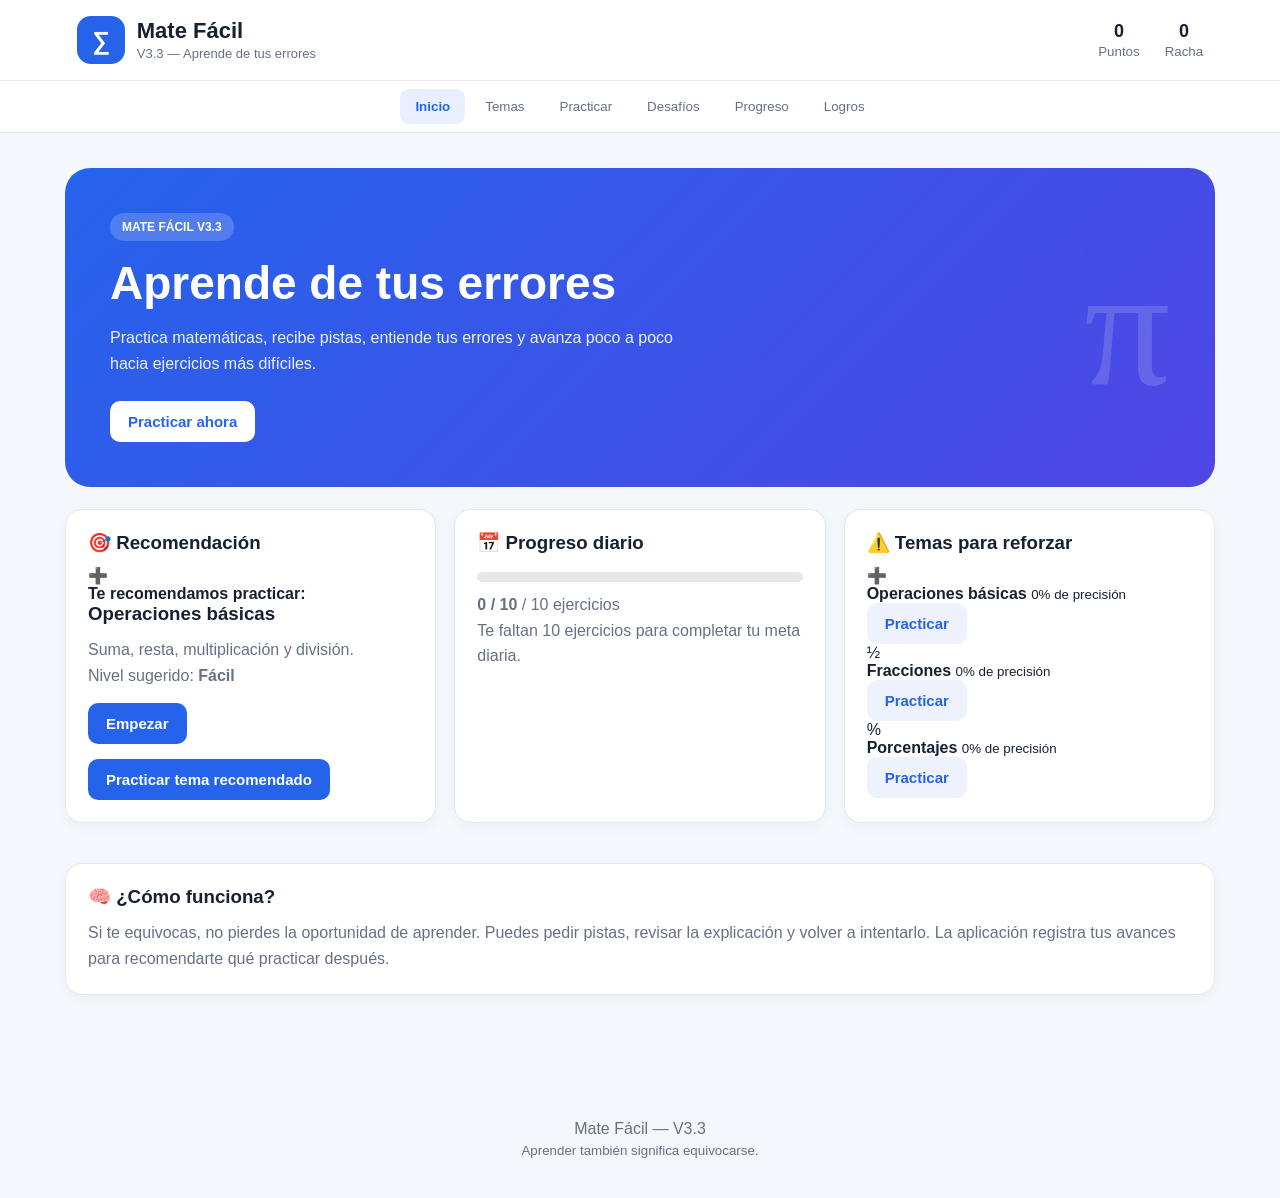
<file: index.html>
<!DOCTYPE html>

<html lang="es">

<head>
    <meta charset="UTF-8">
    <meta name="viewport" content="width=device-width, initial-scale=1.0">
    <title>Mate Fácil — V3.3</title>
    <link rel="stylesheet" href="style.css">
</head>

<body>

    <header class="topbar">
        <div class="brand">
            <div class="logo">∑</div>

            <div>
                <h1>Mate Fácil</h1>
                <span>V3.3 — Aprende de tus errores</span>
            </div>
        </div>

        <div class="header-stats">
            <div>
                <strong id="headerScore">0</strong>
                <small>Puntos</small>
            </div>

            <div>
                <strong id="headerStreak">0 🔥</strong>
                <small>Racha</small>
            </div>
        </div>
    </header>


    <nav class="menu">
        <button class="menu-btn active" data-section="inicio">Inicio</button>
        <button class="menu-btn" data-section="temas">Temas</button>
        <button class="menu-btn" data-section="practica">Practicar</button>
        <button class="menu-btn" data-section="desafios">Desafíos</button>
        <button class="menu-btn" data-section="progreso">Progreso</button>
        <button class="menu-btn" data-section="logros">Logros</button>
    </nav>


    <main>

        <!-- =====================================================
         INICIO
    ====================================================== -->

        <section id="inicio" class="section active">

            <div class="hero">

                <div>

                    <span class="version-badge">
                    MATE FÁCIL V3.3
                </span>

                    <h2>Aprende de tus errores</h2>

                    <p>
                        Practica matemáticas, recibe pistas, entiende tus errores y avanza poco a poco hacia ejercicios más difíciles.
                    </p>

                    <button id="heroPracticeBtn" class="hero-btn">
                    Practicar ahora
                </button>

                </div>

                <div class="hero-symbol">π</div>

            </div>


            <div class="dashboard-grid">

                <div class="card">

                    <h3>🎯 Recomendación</h3>

                    <div id="recommendation">
                        Cargando recomendación...
                    </div>

                    <button id="recommendedBtn" class="primary-btn">
                    Practicar tema recomendado
                </button>

                </div>


                <div class="card">

                    <h3>📅 Progreso diario</h3>

                    <div class="daily-progress">

                        <div class="progress-track">
                            <div id="dailyBar" class="progress-fill"></div>
                        </div>

                        <p>
                            <strong id="dailyDone">0</strong> / 10 ejercicios
                        </p>

                        <p id="dailyMessage">
                            Completa 10 ejercicios para alcanzar tu meta.
                        </p>

                    </div>

                </div>


                <div class="card">

                    <h3>⚠️ Temas para reforzar</h3>

                    <div id="weakTopics">
                        Cargando...
                    </div>

                </div>

            </div>


            <div class="card why-card">

                <h3>🧠 ¿Cómo funciona?</h3>

                <p>
                    Si te equivocas, no pierdes la oportunidad de aprender. Puedes pedir pistas, revisar la explicación y volver a intentarlo. La aplicación registra tus avances para recomendarte qué practicar después.
                </p>

            </div>

        </section>


        <!-- =====================================================
         TEMAS
    ====================================================== -->

        <section id="temas" class="section">

            <div class="section-title">

                <h2>📚 Temas</h2>

                <p>
                    Elige un tema para comenzar a practicar.
                </p>

            </div>

            <div id="topicsGrid" class="topics-grid"></div>

        </section>


        <!-- =====================================================
         PRÁCTICA
    ====================================================== -->

        <section id="practica" class="section">

            <div class="practice-container">

                <div class="practice-header">

                    <div>

                        <span id="practiceCategory">
                        Selecciona un tema
                    </span>

                        <h2 id="questionTitle">
                            Resuelve el ejercicio
                        </h2>

                    </div>

                    <div id="difficultyLabel" class="difficulty">
                        —
                    </div>

                </div>


                <!-- Contenedor principal: ejercicio + pizarrón -->

                <div class="practice-workspace">


                    <!-- =========================
                     EJERCICIO
                ========================== -->

                    <div class="question-card">

                        <div id="questionText" class="question-text">
                            Selecciona un tema para comenzar.
                        </div>


                        <div id="answerArea"></div>


                        <div id="feedback" class="feedback hidden"></div>


                        <div class="hint-area">

                            <div class="hint-buttons">

                                <button id="hintBtn" class="hint-btn">
                                💡 Pista
                            </button>

                            </div>

                            <div id="hintText"></div>

                        </div>


                        <div class="practice-actions">

                            <button id="checkBtn" class="primary-btn">
                            Comprobar respuesta
                        </button>

                            <button id="nextBtn" class="primary-btn" style="display: none;">
                            Siguiente pregunta →
                        </button>

                        </div>

                    </div>


                    <!-- =========================
                     MINI PIZARRÓN
                ========================== -->

                    <aside class="blackboard-card">

                        <div class="blackboard-header">

                            <div>

                                <h3>📝 Mini pizarrón</h3>

                                <small>
                                Usa este espacio para hacer tu procedimiento
                            </small>

                            </div>

                        </div>


                        <!-- Canvas -->

                        <div class="blackboard-wrapper">

                            <canvas id="blackboardCanvas"></canvas>

                        </div>


                        <!-- Herramientas -->

                        <div class="blackboard-tools">

                            <button id="pencilTool" class="board-tool active" type="button" title="Lápiz">
                            ✏️
                        </button>

                            <button id="eraserTool" class="board-tool" type="button" title="Borrador">
                            🧽
                        </button>


                            <span class="tool-separator"></span>


                            <button id="blackColor" class="color-tool active" type="button" title="Negro" aria-label="Color negro">
                            ⚫
                        </button>

                            <button id="redColor" class="color-tool" type="button" title="Rojo" aria-label="Color rojo">
                            🔴
                        </button>

                            <button id="blueColor" class="color-tool" type="button" title="Azul" aria-label="Color azul">
                            🔵
                        </button>


                            <span class="tool-separator"></span>


                            <label class="board-size-label" for="brushSize">
                            Tamaño
                        </label>

                            <input id="brushSize" type="range" min="1" max="12" value="3" step="1" title="Tamaño del trazo">


                            <button id="clearBoardBtn" class="clear-board-btn" type="button" title="Limpiar todo el pizarrón">
                            🗑️ Limpiar
                        </button>

                        </div>

                    </aside>

                </div>

            </div>

        </section>


        <!-- =====================================================
         DESAFÍOS
    ====================================================== -->

        <section id="desafios" class="section">

            <div class="section-title">

                <h2>🧩 Desafíos</h2>

                <p>
                    Resuelve problemas divididos en varios pasos.
                </p>

            </div>

            <div id="challengesGrid" class="challenges-grid"></div>

        </section>


        <!-- =====================================================
         PROGRESO
    ====================================================== -->

        <section id="progreso" class="section">

            <div class="section-title">

                <h2>📊 Mi progreso</h2>

                <p>
                    Observa cómo estás avanzando.
                </p>

            </div>


            <div class="stats-grid">

                <div class="stat-card">
                    <strong id="totalExercises">0</strong>
                    <span>Ejercicios</span>
                </div>

                <div class="stat-card">
                    <strong id="correctAnswers">0</strong>
                    <span>Aciertos</span>
                </div>

                <div class="stat-card">
                    <strong id="wrongAnswers">0</strong>
                    <span>Errores</span>
                </div>

                <div class="stat-card">
                    <strong id="accuracy">0%</strong>
                    <span>Precisión</span>
                </div>

            </div>


            <div class="card">

                <h3>📈 Dominio por tema</h3>

                <div id="skillsProgress"></div>

            </div>


            <div class="card">

                <h3>🧠 Historial de errores</h3>

                <div id="errorHistory"></div>

            </div>

        </section>


        <!-- =====================================================
         LOGROS
    ====================================================== -->

        <section id="logros" class="section">

            <div class="section-title">

                <h2>🏆 Logros</h2>

                <p>
                    Sigue practicando para desbloquear nuevos logros.
                </p>

            </div>

            <div id="achievementsGrid" class="achievements-grid"></div>

        </section>

    </main>

    <!-- =====================================================
     MODAL: SELECCIÓN DE NIVEL
     ====================================================== -->
    <div id="levelModal" class="modal-overlay" style="display: none;">
        <div class="modal">
            <h3 id="modalTopicTitle">Elige el nivel</h3>
            <p id="modalTopicDescription">Selecciona la dificultad</p>
            <div class="level-options">
                <button class="level-btn" data-level="facil">
                    <span class="level-icon">🟢</span>
                    <span class="level-name">Fácil</span>
                    <span class="level-desc">Para practicar lo básico</span>
                </button>
                <button class="level-btn" data-level="medio">
                    <span class="level-icon">🟡</span>
                    <span class="level-name">Medio</span>
                    <span class="level-desc">Para desafiar tu mente</span>
                </button>
                <button class="level-btn" data-level="dificil">
                    <span class="level-icon">🔴</span>
                    <span class="level-name">Difícil</span>
                    <span class="level-desc">Para expertos</span>
                </button>
            </div>
            <button id="cancelLevelBtn" class="secondary-btn">Cancelar</button>
        </div>
    </div>

    <footer>

        Mate Fácil — V3.3

        <small>
        Aprender también significa equivocarse.
    </small>

    </footer>


    <script src="js/questions.js"></script>
    <script src="js/whiteboard.js"></script>
    <script src="js/script.js"></script>

</body>

</html>
</file>
<file: style.css>
/* =====================================================
   MATE FÁCIL V3.3 — ESTILOS
   ===================================================== */


/* =====================================================
   RESET Y VARIABLES
   ===================================================== */

* {
    box-sizing: border-box;
    margin: 0;
    padding: 0;
}

:root {
    --primary: #2563eb;
    --primary-dark: #1d4ed8;
    --background: #f4f7fb;
    --card: #ffffff;
    --text: #172033;
    --muted: #667085;
    --border: #e4e7ec;
    --success: #16a34a;
    --danger: #dc2626;
    --warning: #d97706;
}


/* =====================================================
   GENERAL
   ===================================================== */

body {
    font-family: Arial, Helvetica, sans-serif;
    background: var(--background);
    color: var(--text);
    min-height: 100vh;
}

button,
input {
    font-family: inherit;
}


/* =====================================================
   HEADER
   ===================================================== */

.topbar {
    background: white;
    border-bottom: 1px solid var(--border);
    display: flex;
    justify-content: space-between;
    align-items: center;
    padding: 16px 6%;
}

.brand {
    display: flex;
    align-items: center;
    gap: 12px;
}

.logo {
    width: 48px;
    height: 48px;
    border-radius: 14px;
    background: var(--primary);
    color: white;
    display: flex;
    align-items: center;
    justify-content: center;
    font-size: 25px;
    font-weight: bold;
}

.brand h1 {
    font-size: 22px;
}

.brand span {
    font-size: 13px;
    color: var(--muted);
}

.header-stats {
    display: flex;
    gap: 25px;
}

.header-stats div {
    text-align: center;
}

.header-stats strong {
    display: block;
    font-size: 18px;
}

.header-stats small {
    color: var(--muted);
}


/* =====================================================
   MENU
   ===================================================== */

.menu {
    background: white;
    display: flex;
    justify-content: center;
    gap: 5px;
    padding: 8px;
    border-bottom: 1px solid var(--border);
    overflow-x: auto;
}

.menu-btn {
    border: none;
    background: transparent;
    padding: 10px 15px;
    border-radius: 9px;
    cursor: pointer;
    color: var(--muted);
    white-space: nowrap;
}

.menu-btn:hover {
    background: #f1f5f9;
}

.menu-btn.active {
    background: #e8f0ff;
    color: var(--primary);
    font-weight: bold;
}


/* =====================================================
   MAIN
   ===================================================== */

main {
    width: min(1150px, 92%);
    margin: auto;
}


/* =====================================================
   SECCIONES
   ===================================================== */

.section {
    display: none;
    padding: 35px 0;
}

.section.active {
    display: block;
}


/* =====================================================
   HERO
   ===================================================== */

.hero {
    background: linear-gradient(135deg, #2563eb, #4f46e5);
    color: white;
    border-radius: 25px;
    padding: 45px;
    display: flex;
    justify-content: space-between;
    align-items: center;
    overflow: hidden;
}

.version-badge {
    display: inline-block;
    background: rgba(255, 255, 255, 0.18);
    padding: 7px 12px;
    border-radius: 30px;
    font-size: 12px;
    font-weight: bold;
    margin-bottom: 15px;
}

.hero h2 {
    font-size: clamp(30px, 5vw, 46px);
    margin-bottom: 15px;
}

.hero p {
    max-width: 600px;
    line-height: 1.6;
    opacity: 0.92;
    margin-bottom: 25px;
}

.hero-symbol {
    font-size: 170px;
    opacity: 0.15;
    font-family: Georgia, serif;
}


/* =====================================================
   BOTONES
   ===================================================== */

.primary-btn,
.secondary-btn,
.hint-btn,
.hero-btn {
    border: none;
    border-radius: 10px;
    padding: 12px 18px;
    font-size: 15px;
    cursor: pointer;
    font-weight: bold;
    transition: 0.2s;
}

.primary-btn {
    background: var(--primary);
    color: white;
}

.primary-btn:hover {
    background: var(--primary-dark);
    transform: translateY(-1px);
}

.secondary-btn {
    background: #eef2ff;
    color: var(--primary);
}

.secondary-btn:hover {
    background: #dbeafe;
}

.hero-btn {
    background: white;
    color: var(--primary);
}

.hero-btn:hover {
    transform: translateY(-1px);
}

.hint-btn {
    background: #fff7ed;
    color: var(--warning);
}

.hint-btn:hover {
    background: #ffedd5;
}


/* =====================================================
   TARJETAS
   ===================================================== */

.dashboard-grid {
    display: grid;
    grid-template-columns: repeat(3, 1fr);
    gap: 18px;
    margin-top: 22px;
}

.card {
    background: var(--card);
    border: 1px solid var(--border);
    border-radius: 17px;
    padding: 22px;
    box-shadow: 0 4px 15px rgba(0, 0, 0, 0.035);
    margin-bottom: 20px;
}

.card h3 {
    margin-bottom: 12px;
}

.card p {
    color: var(--muted);
    line-height: 1.6;
}

.card .primary-btn {
    margin-top: 15px;
}

.why-card {
    margin-top: 20px;
}


/* =====================================================
   PROGRESO DIARIO
   ===================================================== */

.daily-progress {
    margin-top: 18px;
}

.progress-track {
    width: 100%;
    height: 10px;
    background: #e5e7eb;
    border-radius: 20px;
    overflow: hidden;
    margin-bottom: 10px;
}

.progress-fill {
    height: 100%;
    width: 0%;
    background: var(--primary);
    transition: width 0.3s ease;
}


/* =====================================================
   TITULOS DE SECCION
   ===================================================== */

.section-title {
    margin-bottom: 25px;
}

.section-title h2 {
    margin-bottom: 8px;
}

.section-title p {
    color: var(--muted);
}


/* =====================================================
   TEMAS
   ===================================================== */

.topics-grid {
    display: grid;
    grid-template-columns: repeat(3, 1fr);
    gap: 16px;
}

.topic-card {
    background: white;
    border: 1px solid var(--border);
    border-radius: 16px;
    padding: 20px;
    cursor: pointer;
    transition: 0.2s;
}

.topic-card:hover {
    transform: translateY(-3px);
    border-color: var(--primary);
    box-shadow: 0 8px 25px rgba(37, 99, 235, 0.1);
}

.topic-icon {
    font-size: 32px;
    margin-bottom: 10px;
}

.topic-card h3 {
    margin-bottom: 6px;
}

.topic-card p {
    color: var(--muted);
    font-size: 14px;
    margin-bottom: 14px;
}

.topic-level {
    font-size: 13px;
    color: var(--primary);
    font-weight: bold;
}


/* =====================================================
   PRACTICA
   ===================================================== */

.practice-container {
    max-width: 1150px;
    margin: auto;
}

.practice-header {
    display: flex;
    justify-content: space-between;
    align-items: center;
    margin-bottom: 20px;
}

.practice-header span {
    color: var(--muted);
    font-size: 14px;
}

.difficulty {
    padding: 8px 12px;
    border-radius: 20px;
    font-weight: bold;
    background: #eff6ff;
    color: var(--primary);
}


/* =====================================================
   ESPACIO DE PRACTICA
   Ejercicio + Pizarron
   ===================================================== */

.practice-workspace {
    display: grid;
    grid-template-columns: minmax(0, 1.35fr) minmax(320px, 0.9fr);
    gap: 20px;
    align-items: start;
}


/* =====================================================
   TARJETA DE PREGUNTA
   ===================================================== */

.question-card {
    background: white;
    border: 1px solid var(--border);
    border-radius: 20px;
    padding: 30px;
    box-shadow: 0 8px 30px rgba(0, 0, 0, 0.04);
}

.question-text {
    font-size: 23px;
    font-weight: bold;
    margin-bottom: 25px;
    line-height: 1.5;
}

.answer-input {
    width: 100%;
    padding: 15px;
    border: 2px solid var(--border);
    border-radius: 10px;
    font-size: 20px;
    outline: none;
}

.answer-input:focus {
    border-color: var(--primary);
}


/* =====================================================
   PISTAS
   ===================================================== */

.hint-area {
    margin-top: 20px;
    padding-top: 15px;
    border-top: 1px solid var(--border);
}

.hint-buttons {
    display: flex;
    gap: 8px;
    flex-wrap: wrap;
}

#hintText {
    margin-top: 12px;
    color: var(--muted);
    line-height: 1.6;
}


/* =====================================================
   ACCIONES DE PRACTICA
   ===================================================== */

.practice-actions {
    margin-top: 22px;
    display: flex;
    gap: 10px;
    flex-wrap: wrap;
}

.practice-actions button {
    min-height: 44px;
}


/* =====================================================
   BOTON SIGUIENTE
   ===================================================== */

#nextBtn {
    background: var(--success);
    color: white;
}

#nextBtn:hover {
    background: #15803d;
    transform: translateY(-1px);
}


/* =====================================================
   PIZARRON
   ===================================================== */

.blackboard-card {
    background: white;
    border: 1px solid var(--border);
    border-radius: 20px;
    padding: 20px;
    box-shadow: 0 8px 30px rgba(0, 0, 0, 0.04);
}

.blackboard-header {
    display: flex;
    justify-content: space-between;
    align-items: center;
    gap: 10px;
    margin-bottom: 14px;
}

.blackboard-header h3 {
    font-size: 18px;
}

.blackboard-header span {
    color: var(--muted);
    font-size: 13px;
}


/* =====================================================
   AREA DEL CANVAS
   ===================================================== */

.blackboard-wrapper {
    width: 100%;
    height: 360px;
    background: #ffffff;
    border: 2px solid #d1d5db;
    border-radius: 12px;
    overflow: hidden;
    position: relative;
    touch-action: none;
}

#blackboardCanvas {
    display: block;
    width: 100%;
    height: 100%;
    background: #ffffff;
    cursor: crosshair;
    touch-action: none;
}


/* =====================================================
   HERRAMIENTAS DEL PIZARRON
   ===================================================== */

.blackboard-tools {
    display: flex;
    flex-wrap: wrap;
    align-items: center;
    gap: 7px;
    margin-top: 12px;
}

.blackboard-tool {
    width: 38px;
    height: 38px;
    border: 1px solid var(--border);
    border-radius: 9px;
    background: white;
    cursor: pointer;
    display: flex;
    align-items: center;
    justify-content: center;
    font-size: 17px;
    transition: 0.15s;
}

.blackboard-tool:hover {
    background: #f1f5f9;
    transform: translateY(-1px);
}

.blackboard-tool.active {
    border-color: var(--primary);
    background: #e8f0ff;
    box-shadow: 0 0 0 2px rgba(37, 99, 235, 0.12);
}


/* =====================================================
   COLORES DEL PIZARRON
   ===================================================== */

.color-tool {
    width: 30px;
    height: 30px;
    border-radius: 50%;
    border: 3px solid white;
    outline: 1px solid var(--border);
    cursor: pointer;
    padding: 0;
}

.color-tool:hover {
    transform: scale(1.08);
}

.color-tool.active {
    outline: 2px solid var(--primary);
    outline-offset: 2px;
}

#blackColor {
    background: #111827;
}

#redColor {
    background: #dc2626;
}

#blueColor {
    background: #2563eb;
}


/* =====================================================
   TAMAÑO DEL PINCEL
   ===================================================== */

.board-size-label {
    color: var(--muted);
    font-size: 12px;
}

#brushSize {
    width: 80px;
    cursor: pointer;
}


/* =====================================================
   BORRAR PIZARRON
   ===================================================== */

#clearBoardBtn {
    margin-left: auto;
}

#clearBoardBtn:hover {
    background: #fef2f2;
    border-color: #fecaca;
}


/* =====================================================
   FEEDBACK
   ===================================================== */

.feedback {
    margin: 20px 0;
    padding: 18px;
    border-radius: 12px;
    line-height: 1.7;
}

.feedback.correct {
    background: #ecfdf3;
    border: 1px solid #86efac;
    color: #166534;
}

.feedback.incorrect {
    background: #fef2f2;
    border: 1px solid #fecaca;
    color: #991b1b;
}

.feedback-title {
    font-weight: bold;
    margin-bottom: 8px;
}

.solution {
    margin-top: 12px;
    padding-top: 12px;
    border-top: 1px solid rgba(0, 0, 0, 0.1);
}

/* =====================================================
   SESIÓN DE EJERCICIOS
   ===================================================== */

.session-complete {
    margin-top: 20px;
    padding-top: 15px;
    border-top: 1px solid rgba(0, 0, 0, 0.1);
}

.session-actions {
    display: flex;
    gap: 10px;
    margin-top: 15px;
    flex-wrap: wrap;
}

.session-actions button {
    flex: 1;
    min-width: 140px;
}


/* =====================================================
   DESAFIOS
   ===================================================== */

.challenges-grid {
    display: grid;
    grid-template-columns: repeat(2, 1fr);
    gap: 18px;
}

.challenge-card {
    background: white;
    border: 1px solid var(--border);
    border-radius: 18px;
    padding: 24px;
}

.challenge-card h3 {
    margin-bottom: 10px;
}

.challenge-card p {
    color: var(--muted);
    line-height: 1.6;
    margin-bottom: 15px;
}

.challenge-tags {
    display: flex;
    flex-wrap: wrap;
    gap: 7px;
    margin-bottom: 18px;
}

.challenge-tag {
    background: #eef2ff;
    color: #4338ca;
    padding: 5px 9px;
    border-radius: 20px;
    font-size: 12px;
}


/* =====================================================
   ESTADISTICAS
   ===================================================== */

.stats-grid {
    display: grid;
    grid-template-columns: repeat(4, 1fr);
    gap: 15px;
    margin-bottom: 20px;
}

.stat-card {
    background: white;
    border: 1px solid var(--border);
    border-radius: 16px;
    padding: 20px;
    text-align: center;
}

.stat-card strong {
    display: block;
    font-size: 30px;
    color: var(--primary);
    margin-bottom: 5px;
}

.stat-card span {
    color: var(--muted);
}


/* =====================================================
   HABILIDADES
   ===================================================== */

.skill-row {
    margin-bottom: 18px;
}

.skill-header {
    display: flex;
    justify-content: space-between;
    margin-bottom: 7px;
}

.skill-header span:last-child {
    font-weight: bold;
    color: var(--primary);
}

.skill-bar {
    height: 10px;
    background: #e5e7eb;
    border-radius: 20px;
    overflow: hidden;
}

.skill-fill {
    height: 100%;
    background: var(--primary);
}


/* =====================================================
   HISTORIAL DE ERRORES
   ===================================================== */

.error-item {
    border-left: 4px solid var(--danger);
    padding: 12px 15px;
    margin-bottom: 12px;
    background: #fff7f7;
    border-radius: 8px;
}

.error-item strong {
    display: block;
    margin-bottom: 4px;
}

.error-item span {
    color: var(--muted);
    font-size: 14px;
}

.error-type {
    display: inline-block;
    margin-top: 7px;
    background: #fee2e2;
    color: #991b1b;
    padding: 4px 8px;
    border-radius: 20px;
    font-size: 12px;
    font-weight: bold;
}


/* =====================================================
   LOGROS
   ===================================================== */

.achievements-grid {
    display: grid;
    grid-template-columns: repeat(3, 1fr);
    gap: 16px;
}

.achievement {
    background: white;
    border: 1px solid var(--border);
    border-radius: 16px;
    padding: 22px;
    text-align: center;
    opacity: 0.45;
}

.achievement.unlocked {
    opacity: 1;
    border-color: #fbbf24;
    box-shadow: 0 5px 20px rgba(251, 191, 36, 0.12);
}

.achievement-icon {
    font-size: 45px;
    margin-bottom: 10px;
}

.achievement p {
    color: var(--muted);
    font-size: 14px;
    margin-top: 7px;
    line-height: 1.5;
}


/* =====================================================
   MODAL: SELECCIÓN DE NIVEL
   ===================================================== */

.modal-overlay {
    position: fixed;
    top: 0;
    left: 0;
    width: 100%;
    height: 100%;
    background: rgba(0, 0, 0, 0.5);
    display: flex;
    align-items: center;
    justify-content: center;
    z-index: 1000;
}

.modal {
    background: white;
    border-radius: 20px;
    padding: 30px;
    max-width: 500px;
    width: 90%;
    text-align: center;
}

.modal h3 {
    margin-bottom: 8px;
}

.modal p {
    color: var(--muted);
    margin-bottom: 20px;
}

.level-options {
    display: flex;
    flex-direction: column;
    gap: 12px;
    margin-bottom: 20px;
}

.level-btn {
    display: flex;
    align-items: center;
    gap: 15px;
    padding: 15px 20px;
    border: 2px solid var(--border);
    border-radius: 12px;
    background: white;
    cursor: pointer;
    transition: 0.2s;
    text-align: left;
}

.level-btn:hover {
    border-color: var(--primary);
    background: #f8fafc;
    transform: translateY(-2px);
}

.level-icon {
    font-size: 28px;
}

.level-name {
    font-weight: bold;
    font-size: 16px;
    display: block;
}

.level-desc {
    color: var(--muted);
    font-size: 13px;
}

/* =====================================================
   ELEMENTOS OCULTOS
   ===================================================== */

.hidden {
    display: none !important;
}


/* =====================================================
   FOOTER
   ===================================================== */

footer {
    text-align: center;
    padding: 40px 20px;
    color: var(--muted);
    margin-top: 30px;
}

footer small {
    display: block;
    margin-top: 5px;
}


/* =====================================================
   RESPONSIVE — TABLET
   ===================================================== */

@media (max-width: 900px) {
    .dashboard-grid,
    .topics-grid {
        grid-template-columns: repeat(2, 1fr);
    }
    .challenges-grid {
        grid-template-columns: 1fr;
    }
    .achievements-grid {
        grid-template-columns: repeat(2, 1fr);
    }
    .practice-workspace {
        grid-template-columns: 1fr;
    }
    .blackboard-card {
        width: 100%;
    }
}


/* =====================================================
   RESPONSIVE — TELEFONO
   ===================================================== */

@media (max-width: 650px) {
    .topbar {
        padding: 13px 4%;
    }
    .header-stats {
        gap: 10px;
    }
    .hero {
        padding: 30px 22px;
    }
    .hero-symbol {
        display: none;
    }
    .dashboard-grid,
    .topics-grid,
    .stats-grid,
    .achievements-grid {
        grid-template-columns: 1fr;
    }
    .question-card {
        padding: 22px;
    }
    .question-text {
        font-size: 20px;
    }
    .practice-actions {
        flex-direction: column;
    }
    .practice-actions button {
        width: 100%;
    }
    .practice-header {
        align-items: flex-start;
        gap: 10px;
    }
    .blackboard-card {
        padding: 16px;
    }
    .blackboard-wrapper {
        height: 300px;
    }
    .blackboard-tools {
        gap: 8px;
    }
    .brush-size-container {
        width: 100%;
        margin-left: 0;
        margin-top: 4px;
    }
    #brushSize {
        flex: 1;
    }
    #clearBoardBtn {
        margin-left: 0;
    }
}


/* =====================================================
   TELEFONOS MUY PEQUEÑOS
   ===================================================== */

@media (max-width: 400px) {
    .topbar {
        align-items: flex-start;
        gap: 10px;
    }
    .brand h1 {
        font-size: 18px;
    }
    .brand span {
        font-size: 11px;
    }
    .logo {
        width: 42px;
        height: 42px;
        font-size: 21px;
    }
    .header-stats {
        font-size: 12px;
    }
    .header-stats strong {
        font-size: 16px;
    }
    .blackboard-wrapper {
        height: 270px;
    }
}
</file>
